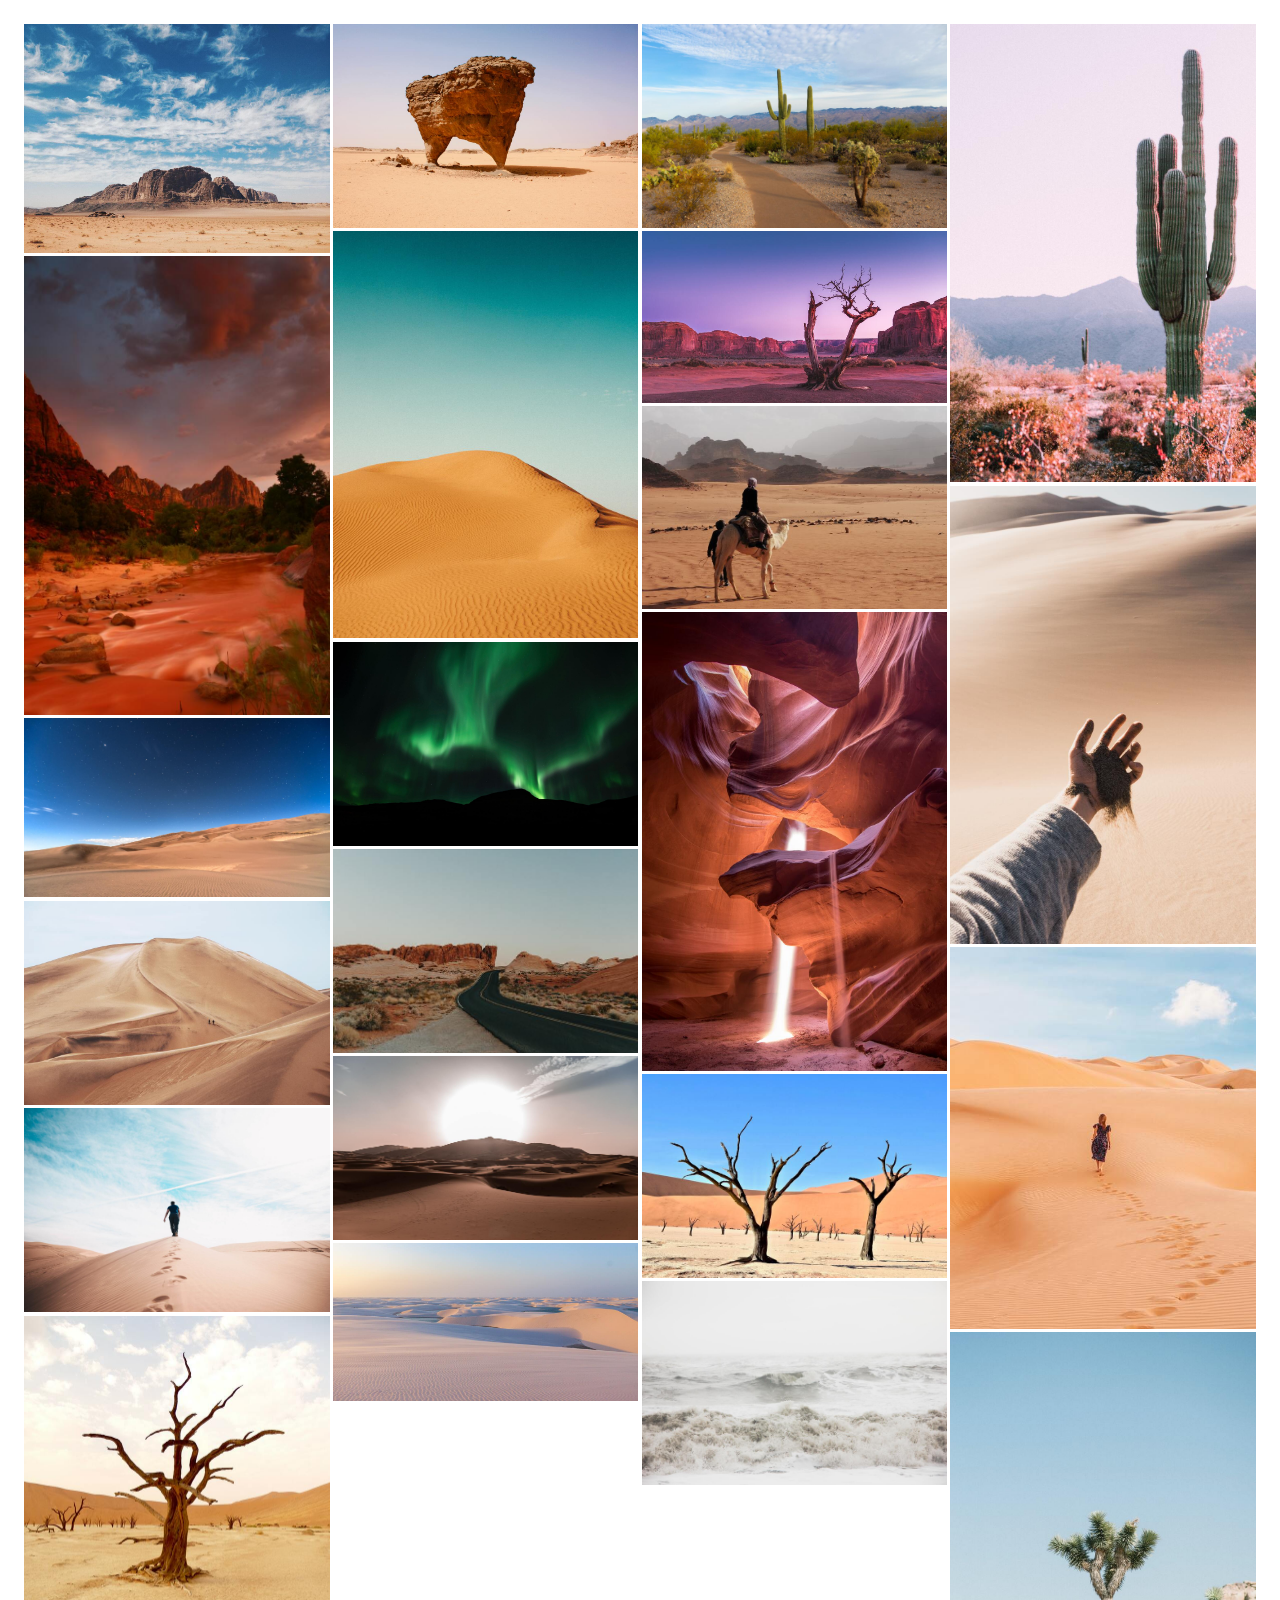
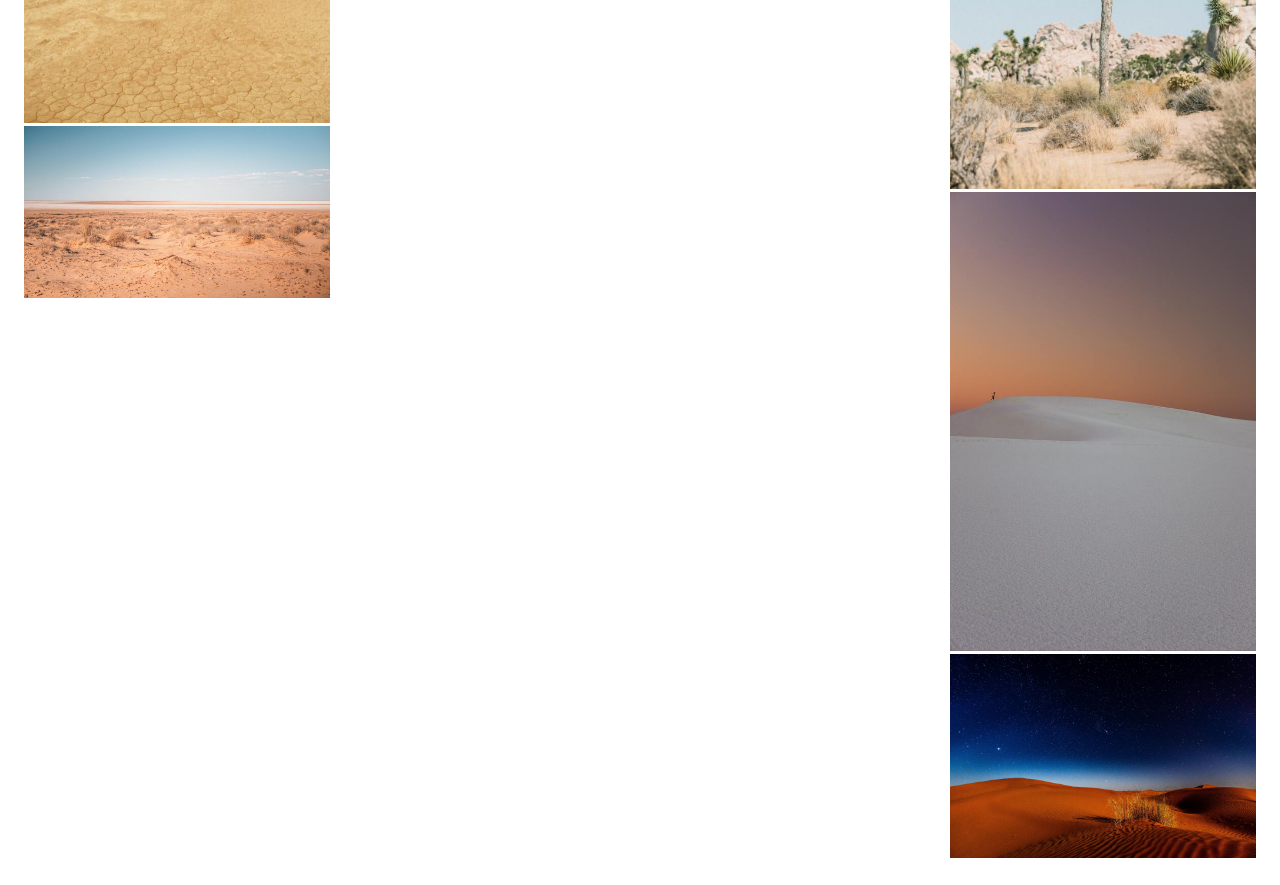
<file: photo-gallery-masonry/index.html>
<!doctype html>
<html>
  <head>
    <title>Photo Gallery</title>
    <link rel="stylesheet" href="style.css">
    <meta name="viewport" content="width=device-width, initial-scale=1">
  </head>
  <body>

    <div class="container">
      <img class="item-small" src="../images/anton-lecock.jpg">
      <img class="item-small" src="../images/azzedine-rouichi.jpg">
      <img class="item-small" src="../images/christoph-von-gellhorn.jpg">
      <img class="item-small" src="../images/cody-doherty.jpg">
      <img class="item-small" src="../images/david-wirzba.jpg">
      <img class="item-small" src="../images/frederik-lower.jpg">
      <img class="item-small" src="../images/ganapathy-kumar.jpg">
      <img class="item-small" src="../images/ian-dooley.jpg">
      <img class="item-small" src="../images/jared-evans.jpg">
      <img class="item-small" src="../images/jonathan-bean.jpg">
      <img class="item-small" src="../images/juli-kosolapova.jpg">
      <img class="item-small" src="../images/katerina-kerdi.jpg">
      <img class="item-small" src="../images/keith-hardy.jpg">
      <img class="item-small" src="../images/leximphoto.jpg">
      <img class="item-small" src="../images/madhu-shesharam.jpg">
      <img class="item-small" src="../images/max-di-capua.jpg">
      <img class="item-small" src="../images/nathan-mcbride.jpg">
      <img class="item-small" src="../images/nicolas-jehly.jpg">
      <img class="item-small" src="../images/parsing-eye.jpg">
      <img class="item-small" src="../images/pawel-nolbert.jpg">
      <img class="item-small" src="../images/peter-burdon.jpg">
      <img class="item-small" src="../images/roi-dimor.jpg">
      <img class="item-small" src="../images/ruslan-valeev.jpg">
      <img class="item-small" src="../images/sergey-pesterev.jpg">
      <img class="item-small" src="../images/simon-maisch.jpg">
    </div>

   
    <script src="masonry.js"></script>
  </body>
</html>
</file>
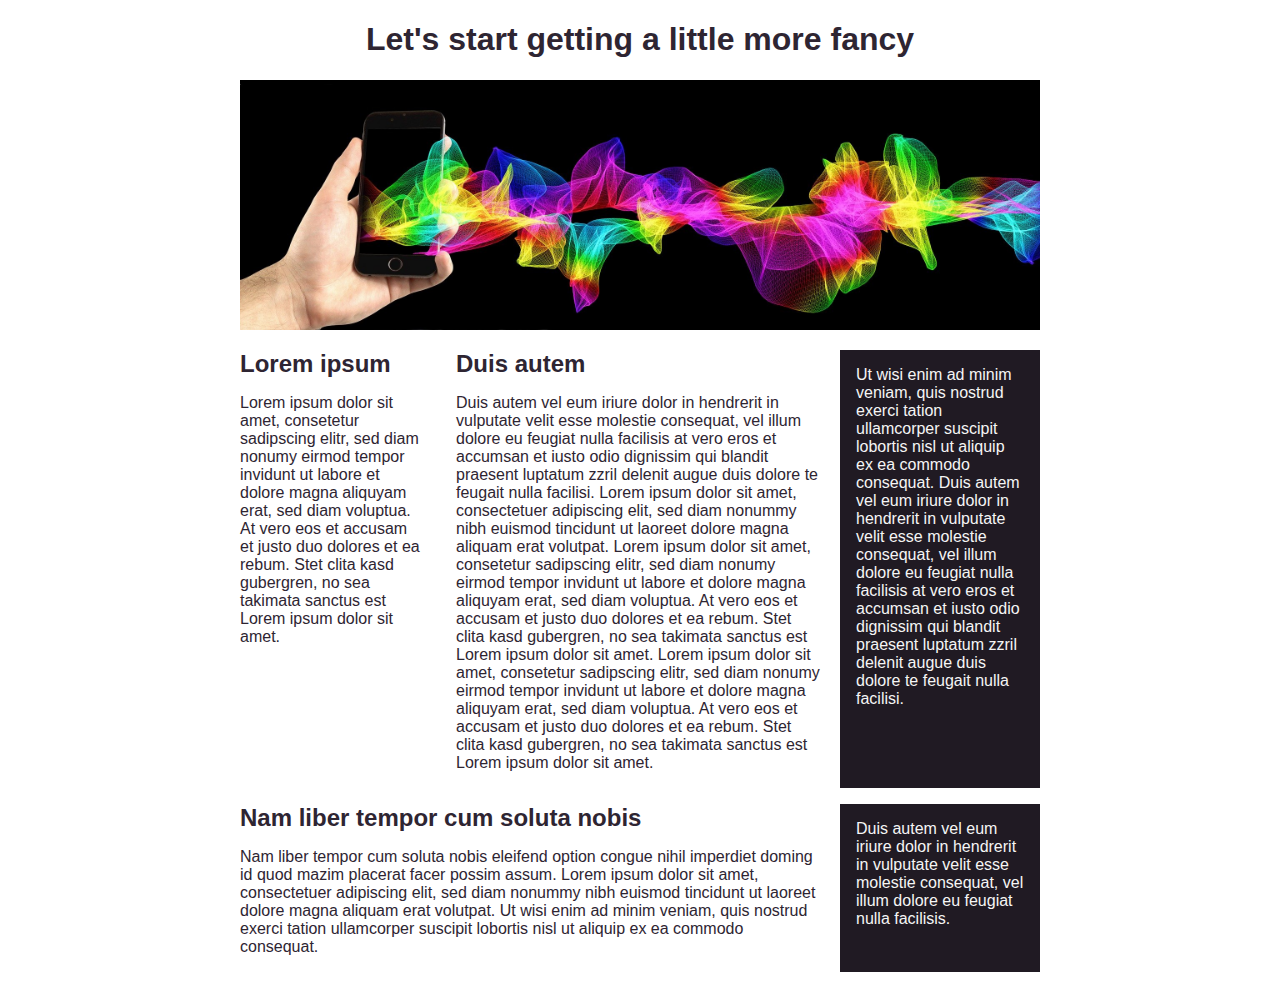
<file: responsive-blog/index.html>
<!doctype html>
<html>
  <head>
    <title>Responsive Grid</title>
    <link rel="stylesheet" href="../normalize.css">
    <link rel="stylesheet" href="style.css">
    <meta name="viewport" content="width=device-width, initial-scale=1">
  </head>
  <body>

    <div class="container">

      <h1>Let's start getting a little more fancy</h1>

      <img id="banner" src="../images/mobile-phone-ge87a5d63e_1920.jpg" />

      <div class="columns">
        <div class="col-3 start">
          <h2>Lorem ipsum</h2>
          <p>Lorem ipsum dolor sit amet, consetetur sadipscing elitr, sed diam nonumy eirmod tempor invidunt ut labore et dolore magna aliquyam erat, sed diam voluptua. At vero eos et accusam et justo duo dolores et ea rebum. Stet clita kasd gubergren, no sea takimata sanctus est Lorem ipsum dolor sit amet.</p>
        </div>
        <div class="col-6">
          <h2>Duis autem</h2>
          <p>Duis autem vel eum iriure dolor in hendrerit in vulputate velit esse molestie consequat, vel illum dolore eu feugiat nulla facilisis at vero eros et accumsan et iusto odio dignissim qui blandit praesent luptatum zzril delenit augue duis dolore te feugait nulla facilisi. Lorem ipsum dolor sit amet, consectetuer adipiscing elit, sed diam nonummy nibh euismod tincidunt ut laoreet dolore magna aliquam erat volutpat.  Lorem ipsum dolor sit amet, consetetur sadipscing elitr, sed diam nonumy eirmod tempor invidunt ut labore et dolore magna aliquyam erat, sed diam voluptua. At vero eos et accusam et justo duo dolores et ea rebum. Stet clita kasd gubergren, no sea takimata sanctus est Lorem ipsum dolor sit amet. Lorem ipsum dolor sit amet, consetetur sadipscing elitr, sed diam nonumy eirmod tempor invidunt ut labore et dolore magna aliquyam erat, sed diam voluptua. At vero eos et accusam et justo duo dolores et ea rebum. Stet clita kasd gubergren, no sea takimata sanctus est Lorem ipsum dolor sit amet.</p>
        </div>
        <div class="col-3 end">
          <p>Ut wisi enim ad minim veniam, quis nostrud exerci tation ullamcorper suscipit lobortis nisl ut aliquip ex ea commodo consequat. Duis autem vel eum iriure dolor in hendrerit in vulputate velit esse molestie consequat, vel illum dolore eu feugiat nulla facilisis at vero eros et accumsan et iusto odio dignissim qui blandit praesent luptatum zzril delenit augue duis dolore te feugait nulla facilisi.</p>
        </div>
        
      </div>
      <div class="columns">
        <div class="col-9 start">
          <h2>Nam liber tempor cum soluta nobis</h2>
          <p>Nam liber tempor cum soluta nobis eleifend option congue nihil imperdiet doming id quod mazim placerat facer possim assum. Lorem ipsum dolor sit amet, consectetuer adipiscing elit, sed diam nonummy nibh euismod tincidunt ut laoreet dolore magna aliquam erat volutpat. Ut wisi enim ad minim veniam, quis nostrud exerci tation ullamcorper suscipit lobortis nisl ut aliquip ex ea commodo consequat.</p>
        </div>
        <div class="col-3 end">
          <p>Duis autem vel eum iriure dolor in hendrerit in vulputate velit esse molestie consequat, vel illum dolore eu feugiat nulla facilisis.</p>
        </div>
      </div>

    </div>

  </body>
</html>
</file>
<file: photo-gallery-masonry/style.css>
body {
  margin: 0;
  font: 1rem "Lucida Grande", Helvetica, Arial, sans-serif;
  text-align: justify;
}

/* Layout */

.container {
  margin: 1.5em;
  display: grid;
  grid-template-columns: repeat(auto-fit, minmax(250px, 1fr));
  grid-auto-rows: repeat(auto-fit, minmax(250px, 1fr));
  grid-gap: 0.2em;
}

img {
  max-width: 100%;
}
</file>
<file: responsive-blog/style.css>
body {
  margin: 0;
  font: 1rem "Lucida Grande", Helvetica, Arial, sans-serif;
  color: #2E2532;
}

/* Typography */

/* Layout */
h1 {
  text-align: center;
}

img {
  max-width: 100%;
}

h2 {
  margin: 0;

}

.container {
  margin: 0 auto;
  width: 95%;
  max-width: 800px;
}

.columns {
  display: flex;
  margin: 1em 0;
}

.col-1 {width: 8.33%;}
.col-2 {width: 16.66%;}
.col-3 {width: 25%;}
.col-4 {width: 33.33%;}
.col-5 {width: 41.66%;}
.col-6 {width: 50%;}
.col-7 {width: 58.33%;}
.col-8 {width: 66.66%;}
.col-9 {width: 75%;}
.col-10 {width: 83.33%;}
.col-11 {width: 91.66%;}
.col-12 {width: 100%;}

[class*="col-"] {
  -webkit-box-sizing: border-box; /* Safari/Chrome, other WebKit */
  -moz-box-sizing: border-box;    /* Firefox, other Gecko */
  box-sizing: border-box;         /* Opera/IE 8+ */
  padding: 0 1em;
}

.start {
  padding-left: 0;
}

.end {
  color: #F5F5F5;
  background-color: #201A23;
}

@media only screen and (max-width: 600px) {
  .columns {
    flex-direction: column;
  }

  /* For mobile phones: */
  [class*="col-"] {
    width: 100%;
    padding: 0
  }

  .end {
    padding: 0 1em;
  }
}

/* Typography */

a {
  color: #00B7FF;
}
</file>
